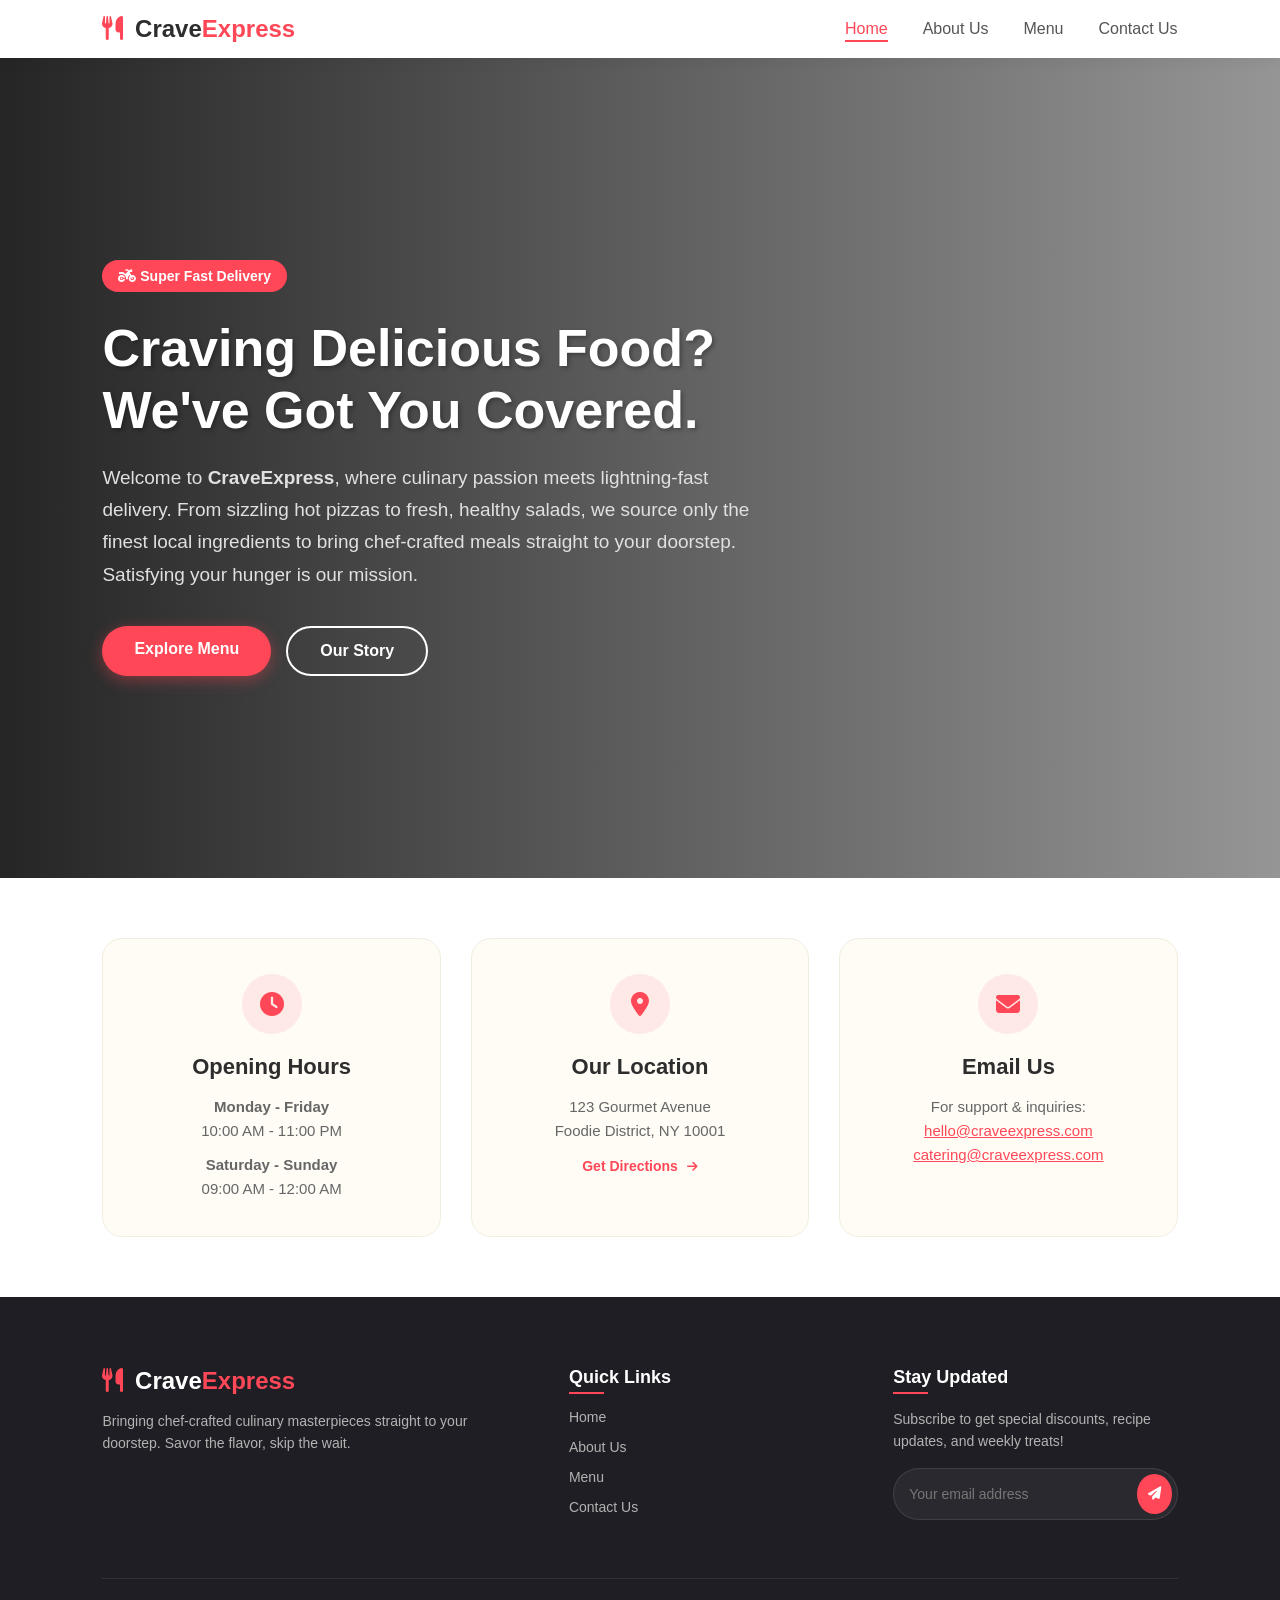
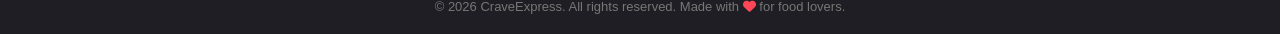
<file: index.html>
<!DOCTYPE html>
<html lang="en">
<head>
    <meta charset="UTF-8">
    <meta name="viewport" content="width=device-width, initial-scale=1.0">
    <title>Food Delivery Navbar</title>
    <link rel="stylesheet" href="index.css">
    <link rel="stylesheet" href="https://cdnjs.cloudflare.com/ajax/libs/font-awesome/6.4.0/css/all.min.css">
</head>
<body>
    <nav class="navbar">
        <div class="nav-logo">
            <a href="#home"><i class="fa-solid fa-utensils"></i> Crave<span>Express</span></a>
        </div>
        <input type="checkbox" id="menu-toggle" class="menu-toggle">
        <label for="menu-toggle" class="hamburger">
            <span></span>
            <span></span>
            <span></span>
        </label>
        <ul class="nav-links">
            <li><a href="#home" class="active">Home</a></li>
            <li><a href="about.html">About Us</a></li>
            <li><a href="menu.html">Menu</a></li>
            <li><a href="contact.html">Contact Us</a></li>
        </ul>
    </nav>
    <main id="home" class="hero-section">
        <div class="hero-overlay"></div>
        <div class="hero-container">
            <div class="hero-content">
                <span class="hero-badge"><i class="fa-solid fa-motorcycle"></i> Super Fast Delivery</span>
                <h1>Craving Delicious Food? We've Got You Covered.</h1>
                <p>
                    Welcome to <strong>CraveExpress</strong>, where culinary passion meets lightning-fast delivery. 
                    From sizzling hot pizzas to fresh, healthy salads, we source only the finest local ingredients 
                    to bring chef-crafted meals straight to your doorstep. Satisfying your hunger is our mission.
                </p>
                <div class="hero-buttons">
                    <a href="menu.html" class="btn-primary">Explore Menu</a>
                    <a href="about.html" class="btn-secondary">Our Story</a>
                </div>
            </div>
        </div>
    </main>
    <section class="info-section">
        <div class="info-container">
            <div class="info-card">
                <div class="info-icon">
                    <i class="fa-solid fa-clock"></i>
                </div>
                <h3>Opening Hours</h3>
                <p class="info-highlight">Monday - Friday</p>
                <p>10:00 AM - 11:00 PM</p>
                <p class="info-highlight">Saturday - Sunday</p>
                <p>09:00 AM - 12:00 AM</p>
            </div>
            <div class="info-card">
                <div class="info-icon">
                    <i class="fa-solid fa-location-dot"></i>
                </div>
                <h3>Our Location</h3>
                <p>123 Gourmet Avenue</p>
                <p>Foodie District, NY 10001</p>
                <a href="https://maps.google.com" target="_blank" class="info-link">Get Directions <i class="fa-solid fa-arrow-right"></i></a>
            </div>
            <div class="info-card">
                <div class="info-icon">
                    <i class="fa-solid fa-envelope"></i>
                </div>
                <h3>Email Us</h3>
                <p>For support & inquiries:</p>
                <p><a href="mailto:hello@craveexpress.com" class="email-text">hello@craveexpress.com</a></p>
                <p><a href="mailto:catering@craveexpress.com" class="email-text">catering@craveexpress.com</a></p>
            </div>
        </div>
        </div>
    </section>
    <footer class="main-footer">
        <div class="footer-container">
            <div class="footer-col brand-col">
                <a href="#home" class="footer-logo"><i class="fa-solid fa-utensils"></i> Crave<span>Express</span></a>
                <p class="footer-desc">
                    Bringing chef-crafted culinary masterpieces straight to your doorstep. Savor the flavor, skip the wait.
                </p>
            </div>
            <div class="footer-col">
                <h4>Quick Links</h4>
                <ul class="footer-links">
                    <li><a href="#home">Home</a></li>
                    <li><a href="about.html">About Us</a></li>
                    <li><a href="menu.html">Menu</a></li>
                    <li><a href="contact.html">Contact Us</a></li>
                </ul>
            </div>
            <div class="footer-col newsletter-col">
                <h4>Stay Updated</h4>
                <p>Subscribe to get special discounts, recipe updates, and weekly treats!</p>
                <form class="newsletter-form" onsubmit="event.preventDefault();">
                    <input type="email" placeholder="Your email address" required>
                    <button type="submit" class="btn-subscribe"><i class="fa-solid fa-paper-plane"></i></button>
                </form>
            </div>
        </div>
        <div class="footer-bottom">
            <p>&copy; 2026 CraveExpress. All rights reserved. Made with <i class="fa-solid fa-heart heart-icon"></i> for food lovers.</p>
        </div>
    </footer>
</body>
</html>
</file>
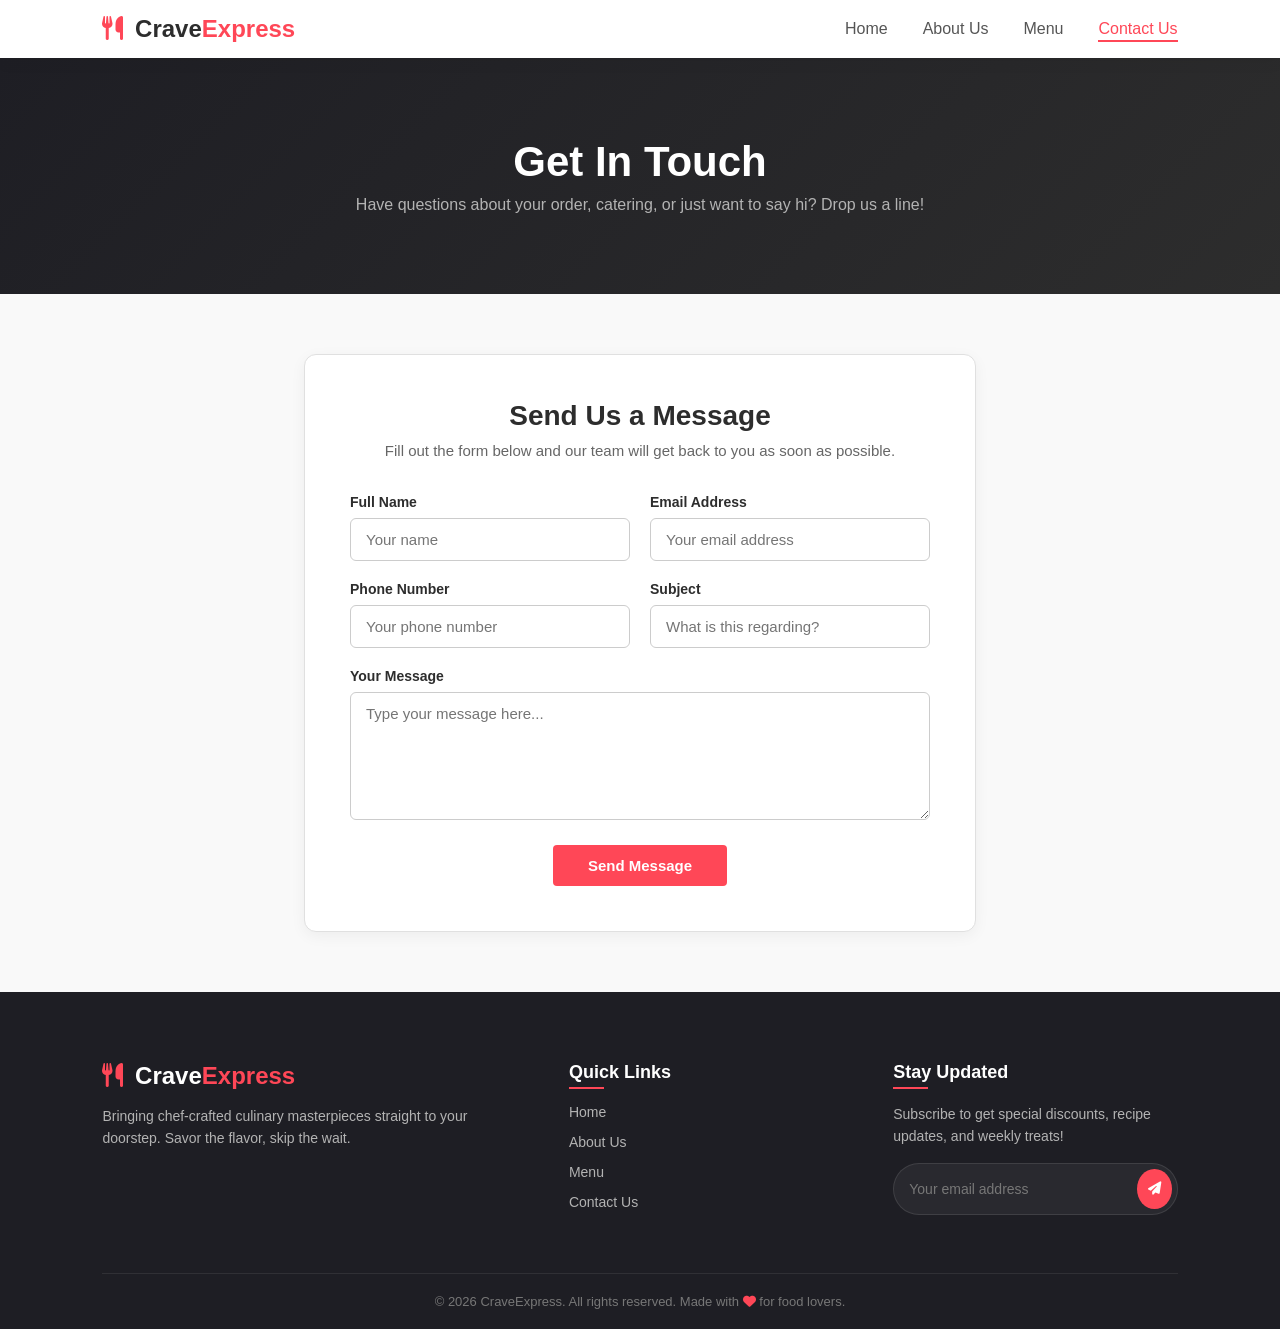
<file: contact.html>
<!DOCTYPE html>
<html lang="en">
<head>
    <meta charset="UTF-8">
    <meta name="viewport" content="width=device-width, initial-scale=1.0">
    <title>Contact Us - CraveExpress</title>
    <link rel="stylesheet" href="index.css">
    <!-- Font Awesome for Icons -->
    <link rel="stylesheet" href="https://cdnjs.cloudflare.com/ajax/libs/font-awesome/6.4.0/css/all.min.css">
    
    <style>
        /* --- Contact Page Specific Layout --- */
        .contact-banner {
            background: linear-gradient(135deg, #1e1e24 0%, #2d2d2d 100%);
            color: #ffffff;
            text-align: center;
            padding: 80px 5%;
        }

        .contact-banner h1 {
            font-size: 42px;
            margin-bottom: 10px;
            font-weight: 700;
        }

        .contact-banner p {
            font-size: 16px;
            color: #b3b3b3;
        }

        /* --- Centered Form Container --- */
        .contact-wrapper {
            max-width: 800px; /* Constrained width to make it look professional when centered */
            margin: 0 auto;
            padding: 60px 5%;
        }

        .contact-form-container {
            background-color: #ffffff;
            padding: 45px;
            border-radius: 12px;
            box-shadow: 0 4px 15px rgba(0, 0, 0, 0.05);
            border: 1px solid #e0e0e0;
        }

        .contact-form-container h2 {
            font-size: 28px;
            color: #2d2d2d;
            margin-bottom: 10px;
            text-align: center;
        }

        .contact-form-container p {
            color: #666666;
            margin-bottom: 35px;
            font-size: 15px;
            text-align: center;
        }

        /* --- Form Grid --- */
        .form-grid {
            display: grid;
            grid-template-columns: 1fr 1fr;
            gap: 20px;
            margin-bottom: 25px;
        }

        .form-group {
            display: flex;
            flex-direction: column;
            gap: 8px;
        }

        .form-group.full-width {
            grid-column: span 2;
        }

        .form-group label {
            font-size: 14px;
            font-weight: 600;
            color: #2d2d2d;
        }

        .form-group input,
        .form-group textarea {
            padding: 12px 15px;
            border: 1px solid #cccccc;
            border-radius: 6px;
            font-size: 15px;
            background-color: #ffffff;
            font-family: inherit;
            outline: none;
            transition: border-color 0.2s ease;
        }

        .form-group input:focus,
        .form-group textarea:focus {
            border-color: #ff4757;
        }

        /* --- Normal, Clean Button Styling --- */
        .button-area {
            text-align: center; /* Centers the button inside the form */
        }

        .btn-submit-form {
            background-color: #ff4757;
            color: #ffffff;
            padding: 12px 35px;
            border: none;
            border-radius: 4px; /* Standard blocky/clean look */
            font-weight: 600;
            font-size: 15px;
            cursor: pointer;
            transition: background-color 0.2s ease;
        }

        .btn-submit-form:hover {
            background-color: #e03d4f;
        }

        /* --- Responsive Tweaks --- */
        @media (max-width: 768px) {
            .contact-form-container {
                padding: 30px 20px;
            }
            
            .form-grid {
                grid-template-columns: 1fr;
            }

            .form-group.full-width {
                grid-column: span 1;
            }
            
            .map-container {
                height: 250px;
            }
        }
    </style>
</head>
<body>

    <!-- Header Navbar Section -->
    <nav class="navbar">
        <div class="nav-logo">
            <a href="index.html#home"><i class="fa-solid fa-utensils"></i> Crave<span>Express</span></a>
        </div>

        <input type="checkbox" id="menu-toggle" class="menu-toggle">
        <label for="menu-toggle" class="hamburger">
            <span></span>
            <span></span>
            <span></span>
        </label>

        <ul class="nav-links">
            <li><a href="index.html#home">Home</a></li>
            <li><a href="about.html">About Us</a></li>
            <li><a href="menu.html">Menu</a></li>
            <li><a href="contact.html" class="active">Contact Us</a></li>
        </ul>
    </nav>
    <main>
        <!-- Contact Title Banner -->
        <section class="contact-banner">
            <h1>Get In Touch</h1>
            <p>Have questions about your order, catering, or just want to say hi? Drop us a line!</p>
        </section>

        <!-- Centered Form Section -->
        <section class="contact-wrapper">
            <div class="contact-form-container">
                <h2>Send Us a Message</h2>
                <p>Fill out the form below and our team will get back to you as soon as possible.</p>
                
                <form action="#" method="POST" onsubmit="event.preventDefault(); alert('Your message has been sent successfully.');">
                    <div class="form-grid">
                        <div class="form-group">
                            <label for="name">Full Name</label>
                            <input type="text" id="name" placeholder="Your name" required>
                        </div>
                        <div class="form-group">
                            <label for="email">Email Address</label>
                            <input type="email" id="email" placeholder="Your email address" required>
                        </div>
                        <div class="form-group">
                            <label for="phone">Phone Number</label>
                            <input type="tel" id="phone" placeholder="Your phone number">
                        </div>
                        <div class="form-group">
                            <label for="subject">Subject</label>
                            <input type="text" id="subject" placeholder="What is this regarding?" required>
                        </div>
                        <div class="form-group full-width">
                            <label for="message">Your Message</label>
                            <textarea id="message" rows="6" placeholder="Type your message here..." required></textarea>
                        </div>
                    </div>
                    <div class="button-area">
                        <button type="submit" class="btn-submit-form">Send Message</button>
                    </div>
                </form>
            </div>
        </section>
    </main>

    <!-- Site Footer Section -->
    <footer class="main-footer">
        <div class="footer-container">
            <div class="footer-col brand-col">
                <a href="index.html#home" class="footer-logo"><i class="fa-solid fa-utensils"></i> Crave<span>Express</span></a>
                <p class="footer-desc">
                    Bringing chef-crafted culinary masterpieces straight to your doorstep. Savor the flavor, skip the wait.
                </p>
            </div>

            <div class="footer-col">
                <h4>Quick Links</h4>
                <ul class="footer-links">
                    <li><a href="index.html#home">Home</a></li>
                    <li><a href="about.html">About Us</a></li>
                    <li><a href="menu.html">Menu</a></li>
                    <li><a href="contact.html">Contact Us</a></li>
                </ul>
            </div>
            <div class="footer-col newsletter-col">
                <h4>Stay Updated</h4>
                <p>Subscribe to get special discounts, recipe updates, and weekly treats!</p>
                <form class="newsletter-form" onsubmit="event.preventDefault();">
                    <input type="email" placeholder="Your email address" required>
                    <button type="submit" class="btn-subscribe"><i class="fa-solid fa-paper-plane"></i></button>
                </form>
            </div>
        </div>

        <div class="footer-bottom">
            <p>&copy; 2026 CraveExpress. All rights reserved. Made with <i class="fa-solid fa-heart heart-icon"></i> for food lovers.</p>
        </div>
    </footer>

</body>
</html>
</file>
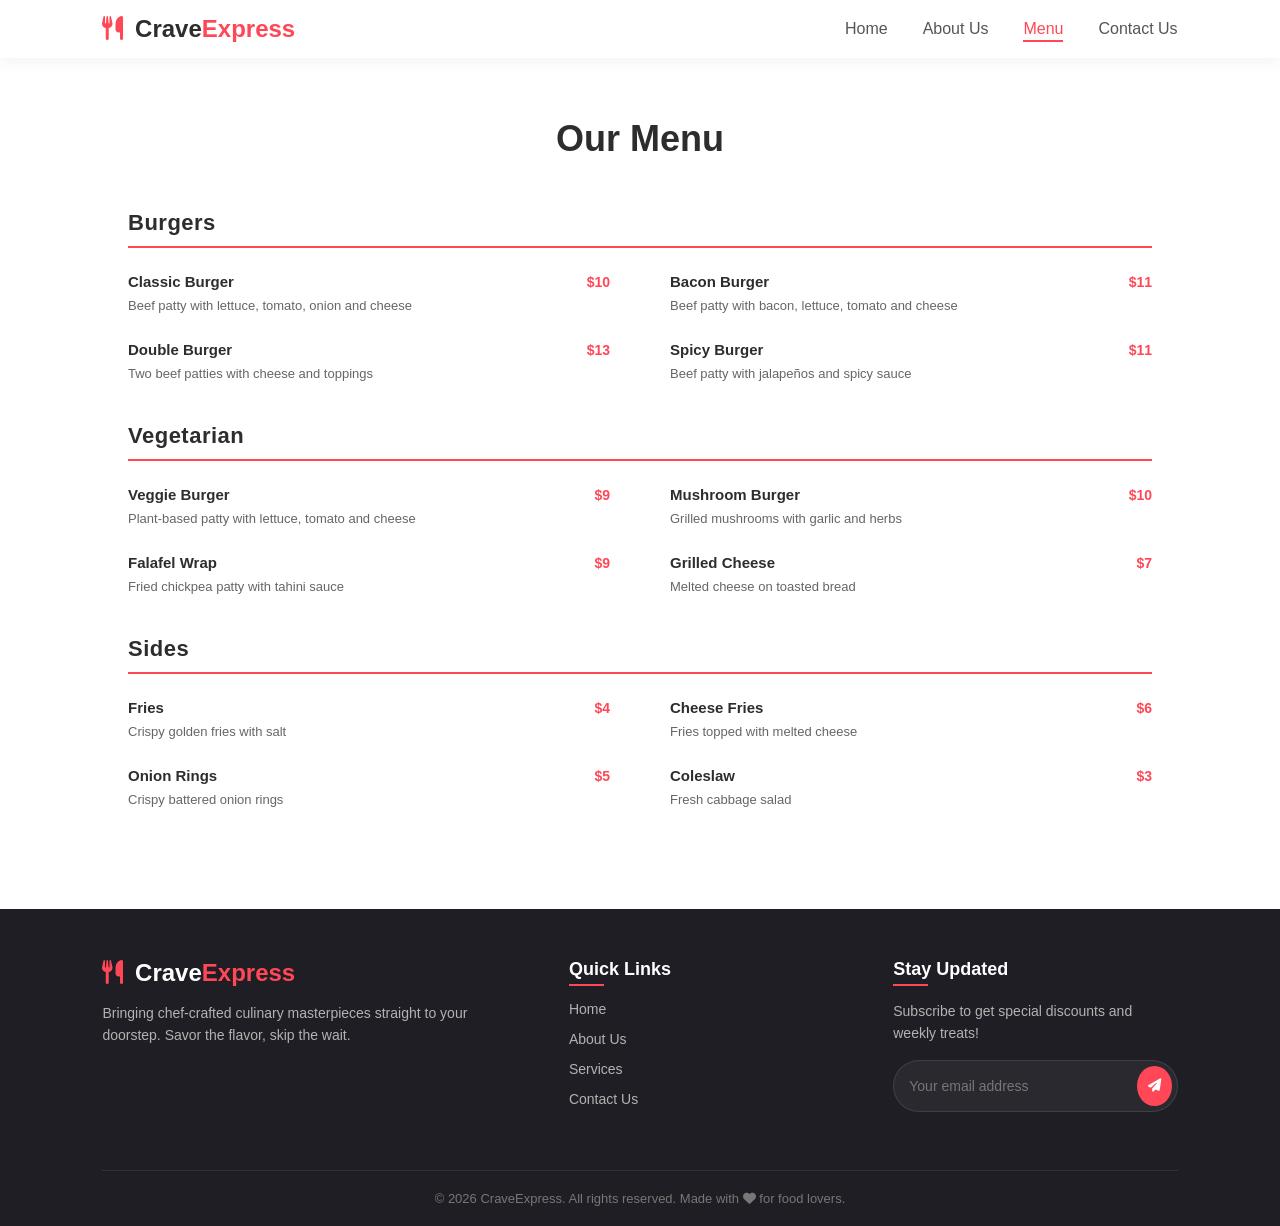
<file: menu.html>
<!DOCTYPE html>
<html lang="en">
<head>
    <meta charset="UTF-8">
    <meta name="viewport" content="width=device-width, initial-scale=1.0">
    <title>Our Menu - CraveExpress</title>
    <!-- Font Awesome for Icons -->
    <link rel="stylesheet" href="https://cdnjs.cloudflare.com/ajax/libs/font-awesome/6.4.0/css/all.min.css">
    <style>
        /* --- Reset & Base Styles --- */
        * {
            margin: 0;
            padding: 0;
            box-sizing: border-box;
            font-family: 'Poppins', sans-serif;
            text-decoration: none;
            list-style: none;
        }

        body {
            background-color: #ffffff;
        }

        /* --- Navbar Styles --- */
        .navbar {
            display: flex;
            justify-content: space-between;
            align-items: center;
            background-color: #ffffff;
            padding: 15px 8%;
            box-shadow: 0 4px 15px rgba(0, 0, 0, 0.05);
            position: sticky;
            top: 0;
            z-index: 1000;
        }

        .nav-logo a {
            font-size: 24px;
            font-weight: 700;
            color: #2d2d2d;
        }

        .nav-logo i {
            color: #ff4757;
            margin-right: 5px;
        }

        .nav-logo span {
            color: #ff4757;
        }

        .nav-links {
            display: flex;
            gap: 35px;
        }

        .nav-links a {
            font-size: 16px;
            font-weight: 500;
            color: #555555;
            transition: color 0.3s ease;
            position: relative;
        }

        .nav-links a:hover, 
        .nav-links a.active {
            color: #ff4757;
        }

        .nav-links a::after {
            content: '';
            position: absolute;
            width: 0;
            height: 2px;
            bottom: -5px;
            left: 0;
            background-color: #ff4757;
            transition: width 0.3s ease;
        }

        .nav-links a:hover::after,
        .nav-links a.active::after {
            width: 100%;
        }

        .btn-order {
            background-color: #ff4757;
            color: #ffffff;
            padding: 10px 22px;
            border-radius: 30px;
            font-weight: 600;
            transition: background 0.3s ease, transform 0.2s ease;
        }

        .btn-order:hover {
            background-color: #e03d4f;
            transform: translateY(-2px);
        }

        .menu-toggle {
            display: none;
        }

        .hamburger {
            display: none;
            cursor: pointer;
            flex-direction: column;
            gap: 5px;
        }

        .hamburger span {
            width: 28px;
            height: 3px;
            background-color: #2d2d2d;
            border-radius: 2px;
            transition: 0.3s ease;
        }



        .menu-text-section {
            padding: 60px 10%;
            max-width: 1400px;
            margin: 0 auto;
            background-color: #ffffff;
        }

        .category-block {
            margin-bottom: 40px;
        }

        .category-title {
            font-size: 22px;
            font-weight: 700;
            color: #2d2d2d;
            margin-bottom: 25px;
            letter-spacing: 0.5px;
            border-bottom: 2px solid #ff4757;
            padding-bottom: 10px;
        }

        .menu-items-grid {
            display: grid;
            grid-template-columns: repeat(2, 1fr);
            column-gap: 60px;
            row-gap: 25px;
        }

        .menu-item {
            display: flex;
            flex-direction: column;
        }

        .item-header {
            display: flex;
            justify-content: space-between;
            align-items: baseline;
            margin-bottom: 6px;
        }

        .item-name {
            font-size: 15px;
            font-weight: 600;
            color: #2d2d2d;
        }
        
        .menu-item:hover .item-name {
            color: #ff4757;
        }

        .item-price {
            font-size: 14px;
            font-weight: 600;
            color: #ff4757;
        }

        .item-description {
            font-size: 13px;
            color: #666666;
            line-height: 1.5;
        }

        /* --- Footer Styles --- */
        .main-footer {
            background-color: #1e1e24;
            color: #ffffff;
            padding: 50px 8% 20px 8%;
        }

        .footer-container {
            display: flex;
            justify-content: space-between;
            gap: 40px;
            max-width: 1200px;
            margin: 0 auto;
        }

        .footer-col {
            flex: 1;
        }

        .brand-col {
            flex: 1.5;
        }

        .footer-logo {
            font-size: 24px;
            font-weight: 700;
            color: #ffffff;
            display: inline-block;
            margin-bottom: 15px;
        }

        .footer-logo i {
            color: #ff4757;
            margin-right: 5px;
        }

        .footer-logo span {
            color: #ff4757;
        }

        .footer-desc {
            color: #b3b3b3;
            font-size: 14px;
            line-height: 1.6;
            margin-bottom: 20px;
        }

        .footer-col h4 {
            font-size: 18px;
            font-weight: 600;
            margin-bottom: 20px;
            position: relative;
        }

        .footer-col h4::after {
            content: '';
            position: absolute;
            left: 0;
            bottom: -6px;
            width: 35px;
            height: 2px;
            background-color: #ff4757;
        }

        .footer-links li {
            margin-bottom: 12px;
        }

        .footer-links a {
            color: #b3b3b3;
            font-size: 14px;
            transition: all 0.3s ease;
        }

        .footer-links a:hover {
            color: #ff4757;
            padding-left: 5px;
        }

        .newsletter-col p {
            color: #b3b3b3;
            font-size: 14px;
            line-height: 1.6;
            margin-bottom: 15px;
        }

        .newsletter-form {
            display: flex;
            background-color: rgba(255, 255, 255, 0.05);
            border: 1px solid rgba(255, 255, 255, 0.1);
            border-radius: 30px;
            padding: 5px 5px 5px 15px;
        }

        .newsletter-form input {
            background: none;
            border: none;
            outline: none;
            color: #ffffff;
            font-size: 14px;
            width: 100%;
        }

        .newsletter-form input::placeholder {
            color: #777777;
        }

        .btn-subscribe {
            background-color: #ff4757;
            color: #ffffff;
            border: none;
            width: 40px;
            height: 40px;
            border-radius: 50%;
            cursor: pointer;
            display: flex;
            align-items: center;
            justify-content: center;
            transition: background 0.3s ease;
        }

        .btn-subscribe:hover {
            background-color: #e03d4f;
        }

        .footer-bottom {
            border-top: 1px solid rgba(255, 255, 255, 0.08);
            margin-top: 50px;
            padding-top: 20px;
            text-align: center;
        }

        .footer-bottom p {
            font-size: 13px;
            color: #777777;
        }

        /* --- Responsive Layout Rules --- */
        @media (max-width: 992px) {
            .menu-text-section {
                padding: 50px 5%;
            }
            .menu-items-grid {
                column-gap: 30px;
            }
        }

        @media (max-width: 768px) {
            .hamburger {
                display: flex;
            }

            .nav-links {
                position: absolute;
                top: 100%;
                left: -100%;
                width: 100%;
                height: 60vh;
                background-color: #ffffff;
                flex-direction: column;
                align-items: center;
                justify-content: center;
                gap: 30px;
                box-shadow: 0 10px 15px rgba(0, 0, 0, 0.05);
                transition: left 0.4s ease;
            }

            .menu-toggle:checked ~ .nav-links {
                left: 0;
            }

            .menu-toggle:checked ~ .hamburger span:nth-child(1) {
                transform: rotate(45deg) translate(6px, 6px);
            }
            
            .menu-toggle:checked ~ .hamburger span:nth-child(2) {
                opacity: 0;
            }
            
            .menu-toggle:checked ~ .hamburger span:nth-child(3) {
                transform: rotate(-45deg) translate(5px, -5px);
            }

            .nav-action {
                display: none;
            }

            /* Stack text columns to 1 column on mobile screen viewports */
            .menu-items-grid {
                grid-template-columns: 1fr;
                row-gap: 25px;
            }

            .image-banner {
                height: 280px;
            }

            .banner-text h1, .banner-text h2 {
                font-size: 28px;
            }

            .footer-container {
                flex-direction: column;
                gap: 35px;
            }
        }
    </style>
</head>
<body>

   <nav class="navbar">
        <!-- Logo Section -->
        <div class="nav-logo">
            <a href="#home"><i class="fa-solid fa-utensils"></i> Crave<span>Express</span></a>
        </div>

        <!-- Toggle Button for Mobile Menu (Hidden on Desktop) -->
        <input type="checkbox" id="menu-toggle" class="menu-toggle">
        <label for="menu-toggle" class="hamburger">
            <span></span>
            <span></span>
            <span></span>
        </label>

        <!-- Navigation Links -->
        <ul class="nav-links">
            <li><a href="index.html">Home</a></li>
            <li><a href="about.html">About Us</a></li>
            <li><a href="menu.html" class="active">Menu</a></li>
            <li><a href="contact.html">Contact Us</a></li>
        </ul>
    </nav>


    <!-- Menu Section -->
    <main class="menu-text-section">
        <h1 style="text-align: center; margin-bottom: 50px; font-size: 36px; color: #2d2d2d;">Our Menu</h1>
        
        <!-- Category: Burgers -->
        <div class="category-block">
            <h3 class="category-title">Burgers</h3>
            <div class="menu-items-grid">
                <div class="menu-item">
                    <div class="item-header">
                        <span class="item-name">Classic Burger</span>
                        <span class="item-price">$10</span>
                    </div>
                    <p class="item-description">Beef patty with lettuce, tomato, onion and cheese</p>
                </div>
                <div class="menu-item">
                    <div class="item-header">
                        <span class="item-name">Bacon Burger</span>
                        <span class="item-price">$11</span>
                    </div>
                    <p class="item-description">Beef patty with bacon, lettuce, tomato and cheese</p>
                </div>
                <div class="menu-item">
                    <div class="item-header">
                        <span class="item-name">Double Burger</span>
                        <span class="item-price">$13</span>
                    </div>
                    <p class="item-description">Two beef patties with cheese and toppings</p>
                </div>
                <div class="menu-item">
                    <div class="item-header">
                        <span class="item-name">Spicy Burger</span>
                        <span class="item-price">$11</span>
                    </div>
                    <p class="item-description">Beef patty with jalapeños and spicy sauce</p>
                </div>
            </div>
        </div>

        <!-- Category: Vegetarian -->
        <div class="category-block">
            <h3 class="category-title">Vegetarian</h3>
            <div class="menu-items-grid">
                <div class="menu-item">
                    <div class="item-header">
                        <span class="item-name">Veggie Burger</span>
                        <span class="item-price">$9</span>
                    </div>
                    <p class="item-description">Plant-based patty with lettuce, tomato and cheese</p>
                </div>
                <div class="menu-item">
                    <div class="item-header">
                        <span class="item-name">Mushroom Burger</span>
                        <span class="item-price">$10</span>
                    </div>
                    <p class="item-description">Grilled mushrooms with garlic and herbs</p>
                </div>
                <div class="menu-item">
                    <div class="item-header">
                        <span class="item-name">Falafel Wrap</span>
                        <span class="item-price">$9</span>
                    </div>
                    <p class="item-description">Fried chickpea patty with tahini sauce</p>
                </div>
                <div class="menu-item">
                    <div class="item-header">
                        <span class="item-name">Grilled Cheese</span>
                        <span class="item-price">$7</span>
                    </div>
                    <p class="item-description">Melted cheese on toasted bread</p>
                </div>
            </div>
        </div>

        <!-- Category: Sides -->
        <div class="category-block">
            <h3 class="category-title">Sides</h3>
            <div class="menu-items-grid">
                <div class="menu-item">
                    <div class="item-header">
                        <span class="item-name">Fries</span>
                        <span class="item-price">$4</span>
                    </div>
                    <p class="item-description">Crispy golden fries with salt</p>
                </div>
                <div class="menu-item">
                    <div class="item-header">
                        <span class="item-name">Cheese Fries</span>
                        <span class="item-price">$6</span>
                    </div>
                    <p class="item-description">Fries topped with melted cheese</p>
                </div>
                <div class="menu-item">
                    <div class="item-header">
                        <span class="item-name">Onion Rings</span>
                        <span class="item-price">$5</span>
                    </div>
                    <p class="item-description">Crispy battered onion rings</p>
                </div>
                <div class="menu-item">
                    <div class="item-header">
                        <span class="item-name">Coleslaw</span>
                        <span class="item-price">$3</span>
                    </div>
                    <p class="item-description">Fresh cabbage salad</p>
                </div>
            </div>
        </div>

    </main>

    <!-- Identical Footer Section -->
    <footer class="main-footer">
        <div class="footer-container">
            <div class="footer-col brand-col">
                <a href="index.html#home" class="footer-logo"><i class="fa-solid fa-utensils"></i> Crave<span>Express</span></a>
                <p class="footer-desc">Bringing chef-crafted culinary masterpieces straight to your doorstep. Savor the flavor, skip the wait.</p>
            </div>
            <div class="footer-col">
                <h4>Quick Links</h4>
                <ul class="footer-links">
                    <li><a href="index.html">Home</a></li>
                    <li><a href="about.html">About Us</a></li>
                    <li><a href="menu.html">Services</a></li>
                    <li><a href="contact.html">Contact Us</a></li>
                </ul>
            </div>
            <div class="footer-col newsletter-col">
                <h4>Stay Updated</h4>
                <p>Subscribe to get special discounts and weekly treats!</p>
                <form class="newsletter-form" onsubmit="event.preventDefault();">
                    <input type="email" placeholder="Your email address" required>
                    <button type="submit" class="btn-subscribe" aria-label="Send"><i class="fa-solid fa-paper-plane"></i></button>
                </form>
            </div>
        </div>
        <div class="footer-bottom">
            <p>&copy; 2026 CraveExpress. All rights reserved. Made with <i class="fa-solid fa-heart heart-icon"></i> for food lovers.</p>
        </div>
    </footer>

</body>
</html>
</file>
<file: index.css>
/* --- Reset & Base Styles --- */
* {
    margin: 0;
    padding: 0;
    box-sizing: border-box;
    font-family: 'Poppins', sans-serif;
    text-decoration: none;
    list-style: none;
}

body {
    background-color: #f9f9f9;
}

/* --- Navbar Containers --- */
.navbar {
    display: flex;
    justify-content: space-between;
    align-items: center;
    background-color: #ffffff;
    padding: 15px 8%;
    box-shadow: 0 4px 15px rgba(0, 0, 0, 0.05);
    position: sticky;
    top: 0;
    z-index: 1000;
}

/* --- Logo --- */
.nav-logo a {
    font-size: 24px;
    font-weight: 700;
    color: #2d2d2d;
}

.nav-logo i {
    color: #ff4757; /* Foody Red/Orange */
    margin-right: 5px;
}

.nav-logo span {
    color: #ff4757;
}

/* --- Navigation Links --- */
.nav-links {
    display: flex;
    gap: 35px;
}

.nav-links a {
    font-size: 16px;
    font-weight: 500;
    color: #555555;
    transition: color 0.3s ease;
    position: relative;
}

.nav-links a.active {
    color: #ff4757;
}

/* Hover underline effect */
.nav-links a::after {
    content: '';
    position: absolute;
    width: 0;
    height: 2px;
    bottom: -5px;
    left: 0;
    background-color: #ff4757;
    transition: width 0.3s ease;
}

.nav-links a.active::after {
    width: 100%;
}

/* --- CTA Button --- */
.btn-order {
    background-color: #ff4757;
    color: #ffffff;
    padding: 10px 22px;
    border-radius: 30px;
    font-weight: 600;
    transition: background 0.3s ease, transform 0.2s ease;
}

/* --- Mobile Menu Setup (Checkbox Hack) --- */
.menu-toggle {
    display: none;
}

.hamburger {
    display: none;
    cursor: pointer;
    flex-direction: column;
    gap: 5px;
}

.hamburger span {
    width: 28px;
    height: 3px;
    background-color: #2d2d2d;
    border-radius: 2px;
    transition: 0.3s ease;
}

/* --- Responsive Media Queries (Mobile & Tablets) --- */
@media (max-width: 992px) {
    .navbar {
        padding: 15px 5%;
    }
    
    .nav-links {
        gap: 20px;
    }
}

@media (max-width: 768px) {
    .hamburger {
        display: flex;
    }

    .nav-links {
        position: absolute;
        top: 100%;
        left: -100%;
        width: 100%;
        height: 60vh;
        background-color: #ffffff;
        flex-direction: column;
        align-items: center;
        justify-content: center;
        gap: 30px;
        box-shadow: 0 10px 15px rgba(0, 0, 0, 0.05);
        transition: left 0.4s ease;
    }

    /* When checkbox is checked, slide the menu in */
    .menu-toggle:checked ~ .nav-links {
        left: 0;
    }

    /* Hamburger to 'X' animation */
    .menu-toggle:checked ~ .hamburger span:nth-child(1) {
        transform: rotate(45deg) translate(6px, 6px);
    }
    
    .menu-toggle:checked ~ .hamburger span:nth-child(2) {
        opacity: 0;
    }
    
    .menu-toggle:checked ~ .hamburger span:nth-child(3) {
        transform: rotate(-45deg) translate(5px, -5px);
    }

    .nav-action {
        display: none; /* Hides the CTA on small screens to save space */
    }
}
/* --- Hero Section with Background Image --- */
.hero-section {
    position: relative;
    /* High-quality food image background */
    background-image: url('https://images.unsplash.com/photo-1504674900247-0877df9cc836?auto=format&fit=crop&w=1600&q=80');
    background-size: cover;
    background-position: center;
    background-repeat: no-repeat;
    background-attachment: fixed; /* Optional: creates a cool parallax scrolling effect */
    min-height: calc(100vh - 80px); 
    display: flex;
    align-items: center;
    padding: 0 8%;
}

/* --- Dark Overlay to make white text pop --- */
.hero-overlay {
    position: absolute;
    top: 0;
    left: 0;
    width: 100%;
    height: 100%;
    /* Gradients from a heavier dark shade on the left (under text) to lighter on the right */
    background: linear-gradient(90deg, rgba(0, 0, 0, 0.85) 0%, rgba(0, 0, 0, 0.4) 100%);
    z-index: 1;
}

/* --- Content Container --- */
.hero-container {
    position: relative;
    z-index: 2; /* Sits on top of the overlay */
    width: 100%;
    max-width: 1200px;
    margin: 0 auto;
}

.hero-content {
    max-width: 650px; /* Limits text width so it doesn't stretch across the screen */
}

/* --- Text Styles adapted for Dark Background --- */
.hero-badge {
    background-color: #ff4757;
    color: #ffffff;
    padding: 8px 16px;
    border-radius: 20px;
    font-size: 14px;
    font-weight: 600;
    display: inline-block;
    margin-bottom: 25px;
}

.hero-content h1 {
    font-size: 52px;
    color: #ffffff; /* Swapped to white */
    line-height: 1.2;
    margin-bottom: 20px;
    text-shadow: 2px 2px 4px rgba(0, 0, 0, 0.3); /* Gives text a slight shadow lift */
}

.hero-content p {
    font-size: 19px;
    color: #e0e0e0; /* Warm off-white */
    line-height: 1.7;
    margin-bottom: 35px;
}

/* --- Action Buttons --- */
.hero-buttons {
    display: flex;
    gap: 15px;
}

.btn-primary {
    background-color: #ff4757;
    color: #ffffff;
    padding: 14px 32px;
    border-radius: 30px;
    font-weight: 600;
    transition: all 0.3s ease;
    box-shadow: 0 4px 15px rgba(255, 71, 87, 0.4);
}

.btn-primary:hover {
    background-color: #e03d4f;
    transform: translateY(-2px);
}

.btn-secondary {
    background-color: transparent;
    color: #ffffff; /* Swapped to white */
    padding: 14px 32px;
    border-radius: 30px;
    font-weight: 600;
    border: 2px solid #ffffff;
    transition: all 0.3s ease;
}

.btn-secondary:hover {
    background-color: #ffffff;
    color: #2d2d2d;
    transform: translateY(-2px);
}

/* --- Responsive Layout for Mobile/Tablets --- */
@media (max-width: 768px) {
    .hero-section {
        padding: 0 5%;
    }

    .hero-overlay {
        /* Even darker solid-ish overlay for small screens to ensure text readability */
        background: rgba(0, 0, 0, 0.75); 
    }

    .hero-content {
        text-align: center;
        margin: 0 auto;
    }
    
    .hero-content h1 {
        font-size: 36px;
    }

    .hero-content p {
        font-size: 16px;
    }
    
    .hero-buttons {
        justify-content: center;
    }
}
/* --- Restaurant Information Section --- */
.info-section {
    background-color: #ffffff;
    padding: 60px 8%;
    position: relative;
    z-index: 10;
}

.info-container {
    display: flex;
    justify-content: space-between;
    align-items: stretch; /* Ensures all cards match in height */
    gap: 30px;
    max-width: 1200px;
    margin: 0 auto;
}

/* --- Individual Info Cards --- */
.info-card {
    flex: 1;
    background-color: #fffcf6; /* Matches the soft warm background theme */
    border: 1px solid #f2eedf;
    padding: 35px 25px;
    border-radius: 20px;
    text-align: center;
    transition: transform 0.3s ease, box-shadow 0.3s ease;
}

.info-card:hover {
    transform: translateY(-5px);
    box-shadow: 0 10px 25px rgba(255, 71, 87, 0.08);
    border-color: rgba(255, 71, 87, 0.2);
}

/* --- Icons --- */
.info-icon {
    width: 60px;
    height: 60px;
    background-color: rgba(255, 71, 87, 0.1);
    color: #ff4757;
    font-size: 24px;
    display: flex;
    align-items: center;
    justify-content: center;
    border-radius: 50%;
    margin: 0 auto 20px auto;
}

/* --- Text Typography --- */
.info-card h3 {
    font-size: 22px;
    color: #2d2d2d;
    margin-bottom: 15px;
    font-weight: 600;
}

.info-card p {
    font-size: 15px;
    color: #666666;
    line-height: 1.6;
}

.info-highlight {
    font-weight: 600;
    color: #2d2d2d;
    margin-top: 10px;
}

/* --- Interactive Links --- */
.info-link {
    display: inline-block;
    margin-top: 15px;
    color: #ff4757;
    font-weight: 600;
    font-size: 14px;
    transition: color 0.2s ease;
}

.info-link i {
    font-size: 12px;
    margin-left: 5px;
    transition: transform 0.2s ease;
}

.info-link:hover i {
    transform: translateX(3px);
}

.email-text {
    color: #ff4757;
    font-weight: 500;
    text-decoration: underline;
}

.email-text:hover {
    color: #e03d4f;
}

/* --- Responsive Adjustments --- */
@media (max-width: 992px) {
    .info-section {
        padding: 50px 5%;
    }
}

@media (max-width: 768px) {
    .info-container {
        flex-direction: column; /* Stack vertically on mobile devices */
        gap: 20px;
    }
    
    .info-card {
        padding: 30px 20px;
    }
}
/* --- Footer Styling --- */
.main-footer {
    background-color: #1e1e24; /* Premium dark background */
    color: #ffffff;
    padding: 70px 8% 20px 8%;
    font-family: 'Poppins', sans-serif;
}

.footer-container {
    display: flex;
    justify-content: space-between;
    gap: 40px;
    max-width: 1200px;
    margin: 0 auto;
}

.footer-col {
    flex: 1;
}

/* --- Brand Column --- */
.brand-col {
    flex: 1.5; /* Makes the logo column slightly wider */
}

.footer-logo {
    font-size: 24px;
    font-weight: 700;
    color: #ffffff;
    text-decoration: none;
    display: inline-block;
    margin-bottom: 15px;
}

.footer-logo i {
    color: #ff4757;
    margin-right: 5px;
}

.footer-logo span {
    color: #ff4757;
}

.footer-desc {
    color: #b3b3b3;
    font-size: 14px;
    line-height: 1.6;
    margin-bottom: 20px;
}

/* --- Column Headers & Links --- */
.footer-col h4 {
    font-size: 18px;
    font-weight: 600;
    margin-bottom: 20px;
    position: relative;
}

/* Red accent bar under headers */
.footer-col h4::after {
    content: '';
    position: absolute;
    left: 0;
    bottom: -6px;
    width: 35px;
    height: 2px;
    background-color: #ff4757;
}

.footer-links li {
    margin-bottom: 12px;
}

.footer-links a {
    color: #b3b3b3;
    font-size: 14px;
    transition: all 0.3s ease;
    text-decoration: none;
}

.footer-links a:hover {
    color: #ff4757;
    padding-left: 5px; /* Tiny slide-out effect on hover */
}

/* --- Newsletter Input Bar --- */
.newsletter-col p {
    color: #b3b3b3;
    font-size: 14px;
    line-height: 1.6;
    margin-bottom: 15px;
}

.newsletter-form {
    display: flex;
    background-color: rgba(255, 255, 255, 0.05);
    border: 1px solid rgba(255, 255, 255, 0.1);
    border-radius: 30px;
    padding: 5px 5px 5px 15px;
}

.newsletter-form input {
    background: none;
    border: none;
    outline: none;
    color: #ffffff;
    font-size: 14px;
    width: 100%;
}

.newsletter-form input::placeholder {
    color: #777777;
}

.btn-subscribe {
    background-color: #ff4757;
    color: #ffffff;
    border: none;
    width: 40px;
    height: 40px;
    border-radius: 50%;
    cursor: pointer;
    display: flex;
    align-items: center;
    justify-content: center;
    transition: background 0.3s ease;
}

.btn-subscribe:hover {
    background-color: #e03d4f;
}

/* --- Copyright Bottom Row --- */
.footer-bottom {
    border-top: 1px solid rgba(255, 255, 255, 0.08);
    margin-top: 50px;
    padding-top: 20px;
    text-align: center;
}

.footer-bottom p {
    font-size: 13px;
    color: #777777;
}

.heart-icon {
    color: #ff4757;
    animation: pulse 1.5s infinite; /* Fun little beating heart effect */
    display: inline-block;
}

@keyframes pulse {
    0% { transform: scale(1); }
    50% { transform: scale(1.15); }
    100% { transform: scale(1); }
}

/* --- Responsive Layout for Smaller Screens --- */
@media (max-width: 992px) {
    .main-footer {
        padding: 50px 5% 20px 5%;
    }
}

@media (max-width: 768px) {
    .footer-container {
        flex-direction: column;
        gap: 35px;
    }
    
    .brand-col {
        margin-bottom: 10px;
    }
}
</file>
